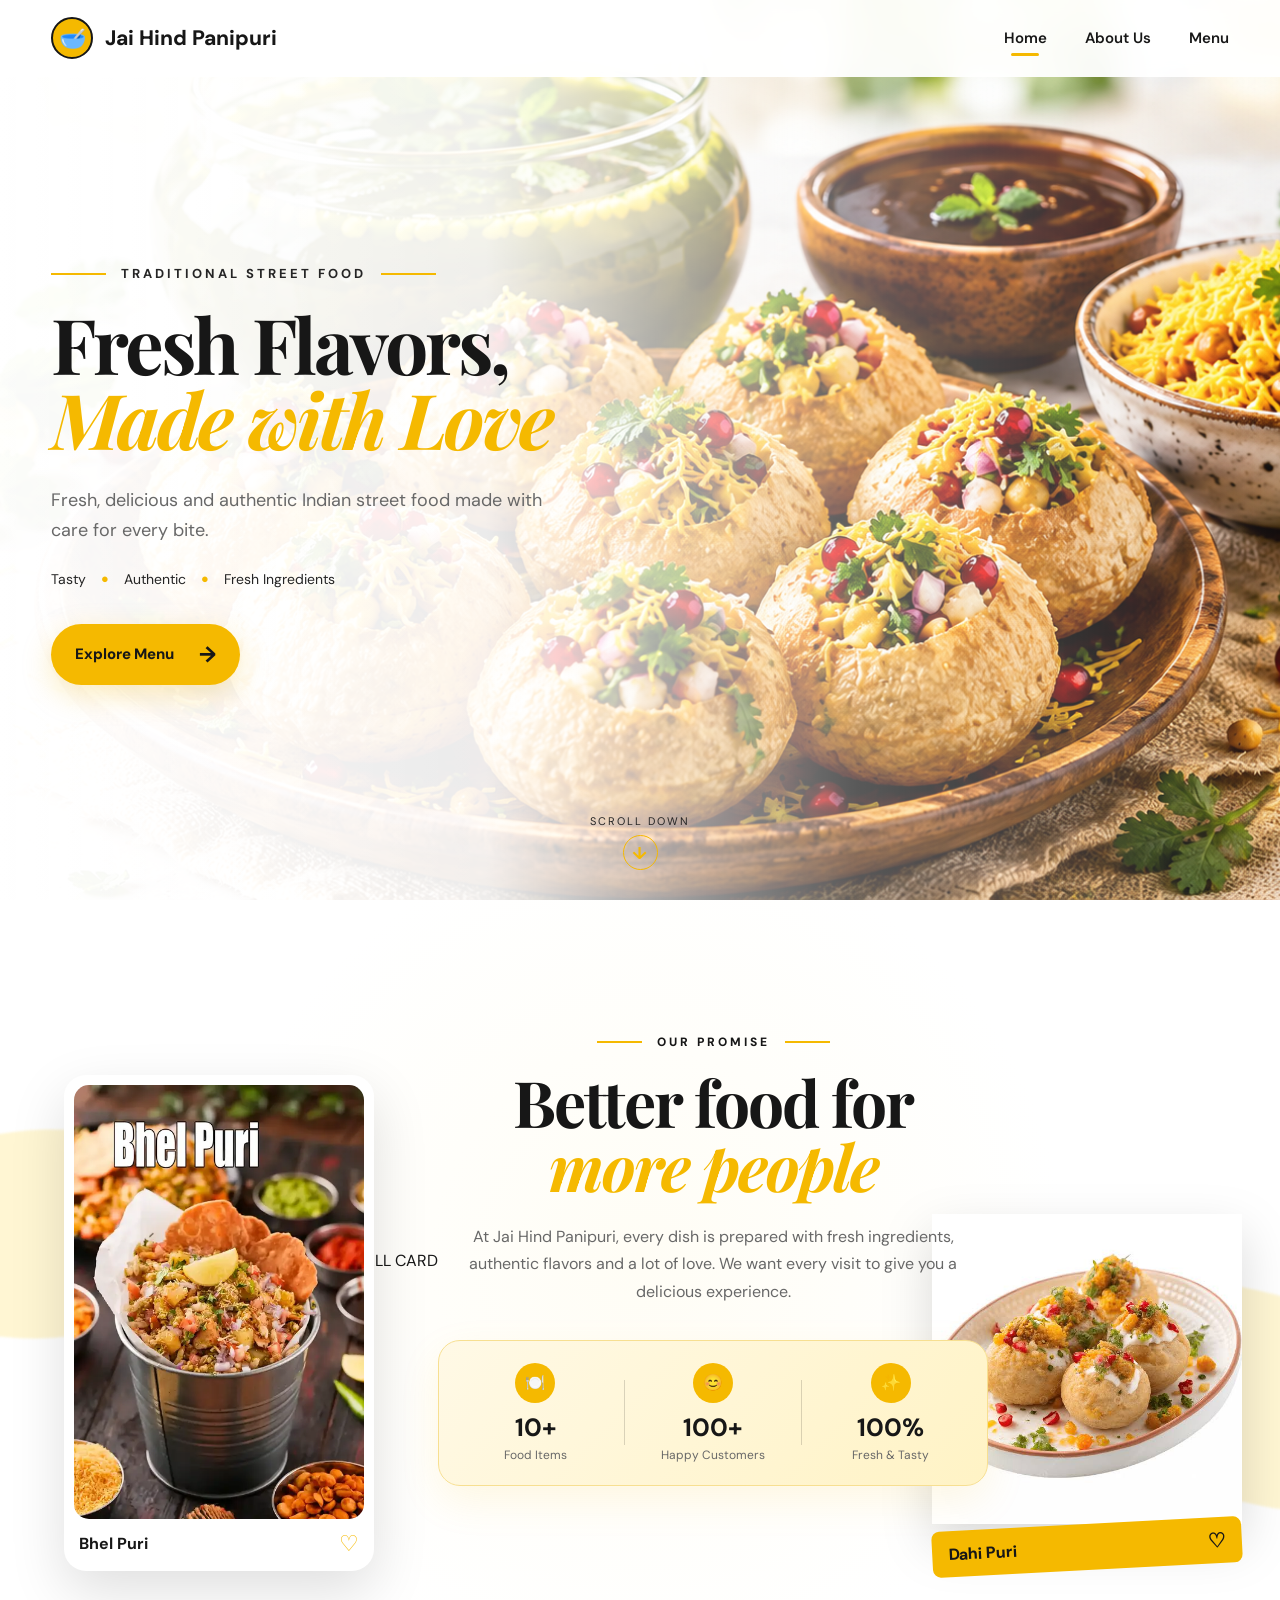
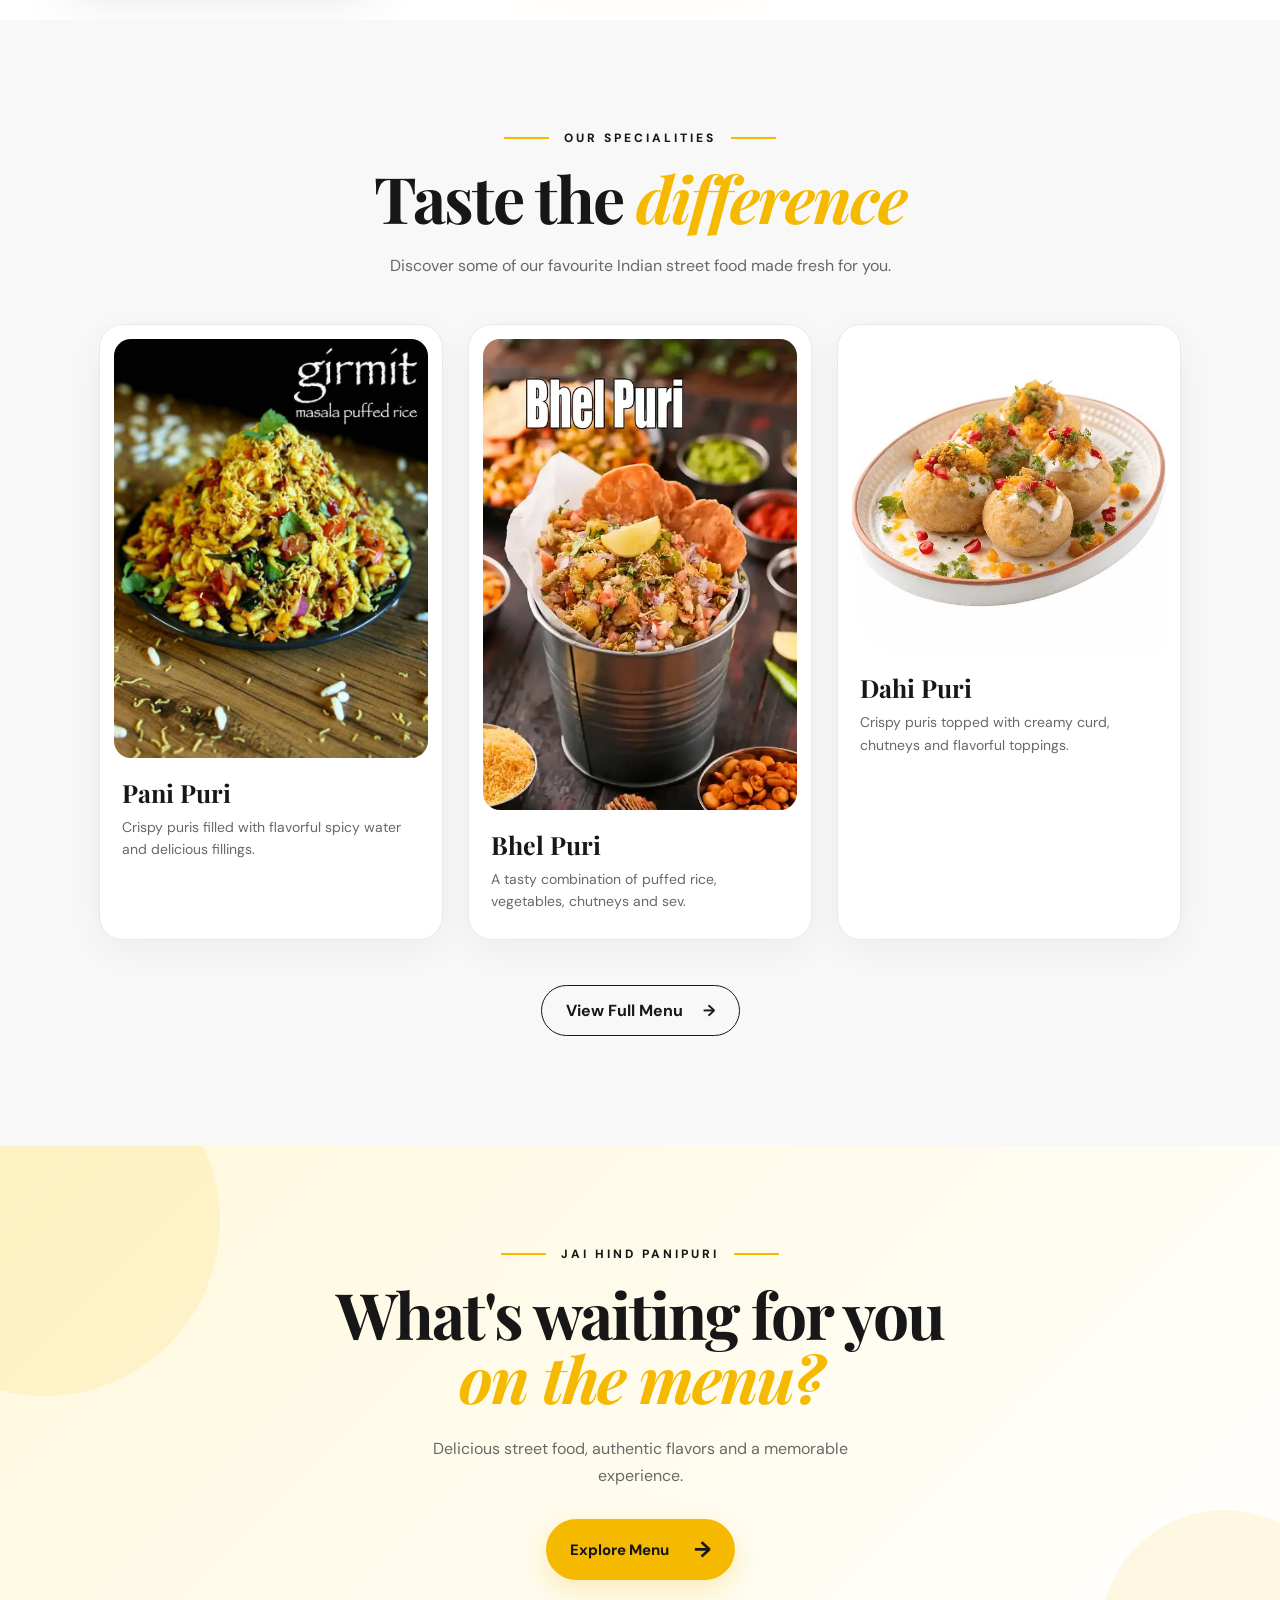
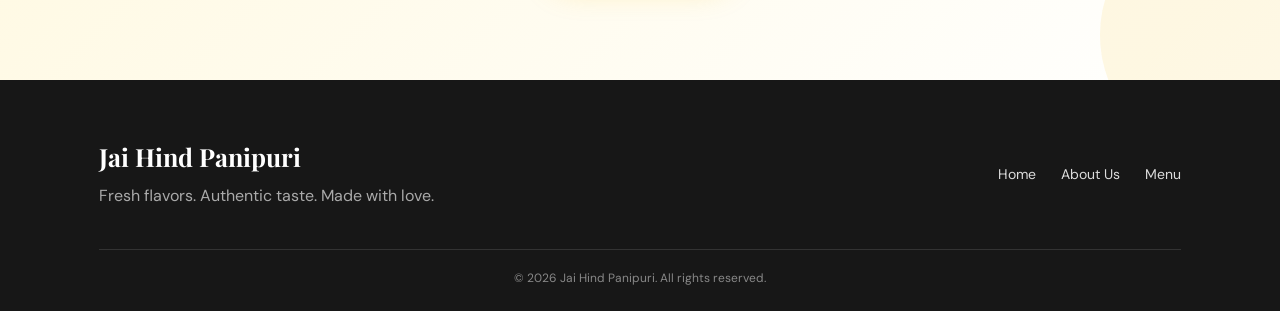
<file: index.html>
<!DOCTYPE html>
<html lang="en">

<head>

    <!-- =========================
         BASIC SEO
    ========================== -->

    <meta charset="UTF-8">

    <meta name="viewport"
        content="width=device-width, initial-scale=1.0">

    <title>Jai Hind Panipuri | Best Panipuri & Chaat in Hospet</title>

    <meta name="description"
        content="Jai Hind Panipuri serves fresh, delicious and authentic Panipuri, Bhel Puri, Dahi Puri and popular Indian street food in Hospet.">

    <meta name="keywords"
        content="Jai Hind Panipuri, Panipuri in Hospet, Pani Puri Hospet, Bhel Puri Hospet, Dahi Puri Hospet, Indian street food Hospet, chaat in Hospet">

    <meta name="author"
        content="Jai Hind Panipuri">

    <meta name="robots"
        content="index, follow">

    <!-- Google Search Console Verification -->
    <!-- PUT YOUR GOOGLE VERIFICATION TAG HERE -->
    

    <link rel="canonical"
        href="https://israrahmednargund-codder.github.io/jai-hind-panipuri/">

    <!-- =========================
         OPEN GRAPH
    ========================== -->

    <meta property="og:title"
        content="Jai Hind Panipuri | Fresh & Delicious Street Food">

    <meta property="og:description"
        content="Enjoy fresh Panipuri, Bhel Puri, Dahi Puri and delicious Indian street food at Jai Hind Panipuri in Hospet.">

    <meta property="og:type"
        content="website">

    <meta property="og:image"
        content="panipuri.png">

    <!-- =========================
         FAVICON
    ========================== -->

    <link rel="icon"
        type="image/png"
        href="favicon.png">

    <!-- =========================
         GOOGLE FONT
    ========================== -->

    <link rel="preconnect"
        href="https://fonts.googleapis.com">

    <link rel="preconnect"
        href="https://fonts.gstatic.com"
        crossorigin>

    <link href="https://fonts.googleapis.com/css2?family=DM+Sans:wght@400;500;600;700&family=Playfair+Display:ital,wght@0,600;0,700;1,600;1,700&display=swap"
        rel="stylesheet">

    <!-- =========================
         CSS
    ========================== -->

    <link rel="stylesheet"
        href="style.css">

</head>

<body>


<!-- =====================================================
     NAVIGATION
===================================================== -->

<header class="navbar"
        id="navbar">

    <div class="nav-container">


        <!-- LOGO -->

        <a href="#home"
           class="logo"
           aria-label="Jai Hind Panipuri Home">

            <span class="logo-icon">
                🥣
            </span>

            <span>
                Jai Hind Panipuri
            </span>

        </a>


        <!-- NAVIGATION -->

        <nav class="nav-links"
             aria-label="Main Navigation">

            <a href="#home"
               class="active">

                Home

            </a>

            <a href="#about">

                About Us

            </a>

            <a href="menu.html">

                Menu

            </a>

        </nav>


        <!-- MOBILE BUTTON -->

        <button class="menu-toggle"
                id="menuToggle"
                aria-label="Open navigation menu">

            ☰

        </button>

    </div>

</header>



<!-- =====================================================
     MAIN
===================================================== -->

<main>


<!-- =====================================================
     HERO SECTION
===================================================== -->

<section class="hero"
         id="home">

    <!-- Background food image -->

    <div class="hero-image">

        <img src="panipuri2.png"
             alt="Fresh Panipuri served with spicy water and chutney">

    </div>


    <!-- Light overlay -->

    <div class="hero-overlay"></div>


    <div class="hero-container">


        <div class="hero-content">


            <!-- SMALL LABEL -->

            <div class="hero-label">

                <span></span>

                TRADITIONAL STREET FOOD

                <span></span>

            </div>


            <!-- MAIN HEADING -->

            <h1>

                Fresh Flavors,

                <br>

                <span>
                    Made with Love
                </span>

            </h1>


            <!-- DESCRIPTION -->

            <p class="hero-description">

                Fresh, delicious and authentic Indian
                street food made with care for every bite.

            </p>


            <!-- SMALL FEATURES -->

            <div class="hero-features">

                <span>
                    Tasty
                </span>

                <b>•</b>

                <span>
                    Authentic
                </span>

                <b>•</b>

                <span>
                    Fresh Ingredients
                </span>

            </div>


            <!-- CTA -->

            <a href="menu.html"
               class="primary-button">

                Explore Menu

                <span>
                    →
                </span>

            </a>


        </div>


        <!-- SCROLL -->

        <a href="#about"
           class="scroll-down"
           aria-label="Scroll to About Us">

            <span>
                Scroll down
            </span>

            <strong>
                ↓
            </strong>

        </a>


    </div>

</section>



<!-- =====================================================
     ABOUT / PROMISE SECTION
===================================================== -->

<section class="promise-section"
         id="about">


    <!-- Decorative background -->

    <div class="paint paint-left"></div>

    <div class="paint paint-right"></div>


    <!-- LEFT FOOD CARD -->

    <div class="food-card food-card-left">

        <div class="food-image">

            <img src="bhel.png"
                 alt="Fresh Bhel Puri from Jai Hind Panipuri"
                 loading="lazy">

        </div>

        <div class="food-card-footer">

            <strong>
                Bhel Puri
            </strong>

            <span>
                ♡
            </span>

        </div>

    </div>


    RIGHT SMALL CARD
<!-- 
    <div class="food-card food-card-small">

        <div class="food-image">

            <img src="p.png"
                 alt="Fresh Pani Puri from Jai Hind Panipuri"
                 loading="lazy">

        </div>

        <div class="food-card-footer">

            <strong>
                Pani Puri
            </strong>

            <span>
                ♡
            </span>

        </div>

    </div> -->


    <!-- RIGHT LARGE IMAGE -->

    <div class="food-floating">

        <img src="dhai.png"
             alt="Delicious Dahi Puri with chutney and sev"
             loading="lazy">

        <div class="floating-label">

            Dahi Puri

            <span>
                ♡
            </span>

        </div>

    </div>


    <!-- CENTER -->

    <div class="promise-content">


        <!-- LABEL -->

        <div class="section-label">

            <span></span>

            OUR PROMISE

            <span></span>

        </div>


        <!-- HEADING -->

        <h2>

            Better food for

            <br>

            <span>
                more people
            </span>

        </h2>


        <p>

            At Jai Hind Panipuri, every dish is prepared
            with fresh ingredients, authentic flavors and
            a lot of love. We want every visit to give you
            a delicious experience.

        </p>


        <!-- STATS -->

        <div class="stats-card">


            <div class="stat">

                <div class="stat-icon">
                    🍽️
                </div>

                <strong>
                    10+
                </strong>

                <span>
                    Food Items
                </span>

            </div>


            <div class="stat-divider"></div>


            <div class="stat">

                <div class="stat-icon">
                    😊
                </div>

                <strong>
                    100+
                </strong>

                <span>
                    Happy Customers
                </span>

            </div>


            <div class="stat-divider"></div>


            <div class="stat">

                <div class="stat-icon">
                    ✨
                </div>

                <strong>
                    100%
                </strong>

                <span>
                    Fresh & Tasty
                </span>

            </div>


        </div>

    </div>

</section>



<!-- =====================================================
     MENU PREVIEW
===================================================== -->

<section class="menu-preview"
         id="menu">


    <div class="menu-preview-container">


        <div class="section-label">

            <span></span>

            OUR SPECIALITIES

            <span></span>

        </div>


        <h2>

            Taste the

            <span>
                difference
            </span>

        </h2>


        <p>

            Discover some of our favourite Indian
            street food made fresh for you.

        </p>


        <div class="menu-grid">


            <!-- ITEM -->

            <article class="menu-item">

                <div class="menu-item-image">

                    <img src="girmit.png"
                         alt="Pani Puri"
                         loading="lazy">

                </div>

                <h3>
                    Pani Puri
                </h3>

                <p>
                    Crispy puris filled with flavorful
                    spicy water and delicious fillings.
                </p>

            </article>


            <!-- ITEM -->

            <article class="menu-item">

                <div class="menu-item-image">

                    <img src="bhel.png"
                         alt="Bhel Puri"
                         loading="lazy">

                </div>

                <h3>
                    Bhel Puri
                </h3>

                <p>
                    A tasty combination of puffed rice,
                    vegetables, chutneys and sev.
                </p>

            </article>


            <!-- ITEM -->

            <article class="menu-item">

                <div class="menu-item-image">

                    <img src="dhai.png"
                         alt="Dahi Puri"
                         loading="lazy">

                </div>

                <h3>
                    Dahi Puri
                </h3>

                <p>
                    Crispy puris topped with creamy curd,
                    chutneys and flavorful toppings.
                </p>

            </article>


        </div>


        <a href="menu.html"
           class="secondary-button">

            View Full Menu

            <span>
                →
            </span>

        </a>

    </div>

</section>



<!-- =====================================================
     APP / FINAL CTA
===================================================== -->

<section class="app-section">


    <div class="app-content">


        <div class="section-label">

            <span></span>

            JAI HIND PANIPURI

            <span></span>

        </div>


        <h2>

            What's waiting for you

            <br>

            <span>
                on the menu?
            </span>

        </h2>


        <p>

            Delicious street food, authentic flavors
            and a memorable experience.

        </p>


        <a href="menu.html"
           class="primary-button">

            Explore Menu

            <span>
                →
            </span>

        </a>


    </div>

</section>



</main>



<!-- =====================================================
     FOOTER
===================================================== -->

<footer class="footer">

    <div class="footer-container">


        <div>

            <h3>
                Jai Hind Panipuri
            </h3>

            <p>
                Fresh flavors. Authentic taste.
                Made with love.
            </p>

        </div>


        <div class="footer-links">

            <a href="#home">
                Home
            </a>

            <a href="#about">
                About Us
            </a>

            <a href="menu.html">
                Menu
            </a>

        </div>


    </div>


    <div class="footer-bottom">

        © <span id="year"></span>
        Jai Hind Panipuri. All rights reserved.

    </div>

</footer>



<!-- JAVASCRIPT -->

<script src="script.js"></script>

</body>

</html>
</file>
<file: style.css>
/* =====================================================
   JAI HIND PANIPURI
   MODERN WHITE + YELLOW THEME
===================================================== */


/* =====================================================
   VARIABLES
===================================================== */

:root {

    --white: #ffffff;

    --black: #171717;

    --dark: #252525;

    --yellow: #f5b900;

    --yellow-light: #fff4c9;

    --yellow-soft: #fff9e8;

    --gray: #686868;

    --light-gray: #f8f8f8;

    --border: #e9e9e9;

    --shadow:
        0 20px 60px rgba(0, 0, 0, 0.10);

    --radius: 24px;

}


/* =====================================================
   RESET
===================================================== */

* {

    margin: 0;

    padding: 0;

    box-sizing: border-box;

}


html {

    scroll-behavior: smooth;

}


body {

    font-family:
        "DM Sans",
        Arial,
        sans-serif;

    background: var(--white);

    color: var(--black);

    overflow-x: hidden;

}


img {

    max-width: 100%;

    display: block;

}


a {

    color: inherit;

    text-decoration: none;

}


button {

    font-family: inherit;

}


/* =====================================================
   NAVBAR
===================================================== */

.navbar {

    position: fixed;

    top: 0;

    left: 0;

    width: 100%;

    z-index: 1000;

    background:
        rgba(255,255,255,0.95);

    backdrop-filter:
        blur(15px);

    border-bottom:
        1px solid transparent;

    transition:
        0.3s ease;

}


.navbar.scrolled {

    border-bottom:
        1px solid var(--border);

    box-shadow:
        0 8px 30px rgba(0,0,0,0.05);

}


.nav-container {

    width: min(1180px, 92%);

    margin: auto;

    min-height: 76px;

    display: flex;

    align-items: center;

    justify-content: space-between;

}


/* =====================================================
   LOGO
===================================================== */

.logo {

    display: flex;

    align-items: center;

    gap: 12px;

    font-weight: 800;

    font-size: 21px;

}


.logo-icon {

    width: 42px;

    height: 42px;

    border-radius: 50%;

    display: grid;

    place-items: center;

    background: var(--yellow);

    border: 2px solid var(--black);

    font-size: 22px;

}


/* =====================================================
   NAV LINKS
===================================================== */

.nav-links {

    display: flex;

    align-items: center;

    gap: 38px;

}


.nav-links a {

    position: relative;

    font-size: 15px;

    font-weight: 600;

    padding: 8px 0;

}


.nav-links a::after {

    content: "";

    position: absolute;

    bottom: 0;

    left: 50%;

    width: 0;

    height: 3px;

    background: var(--yellow);

    border-radius: 10px;

    transform:
        translateX(-50%);

    transition:
        width 0.3s ease;

}


.nav-links a:hover::after,

.nav-links a.active::after {

    width: 28px;

}


/* =====================================================
   MOBILE MENU BUTTON
===================================================== */

.menu-toggle {

    display: none;

    border: 0;

    background: none;

    font-size: 27px;

    cursor: pointer;

}


/* =====================================================
   HERO
===================================================== */

.hero {

    min-height: 720px;

    height: 100vh;

    max-height: 900px;

    position: relative;

    overflow: hidden;

    display: flex;

    align-items: center;

}


.hero-image {

    position: absolute;

    inset: 0;

    z-index: 0;

}


.hero-image img {

    width: 100%;

    height: 100%;

    object-fit: cover;

    object-position: center;

}


.hero-overlay {

    position: absolute;

    inset: 0;

    z-index: 1;

    background:
        linear-gradient(
            90deg,
            rgba(255,255,255,0.98) 0%,
            rgba(255,255,255,0.92) 38%,
            rgba(255,255,255,0.35) 67%,
            rgba(255,255,255,0.05) 100%
        );

}


.hero-container {

    position: relative;

    z-index: 2;

    width: min(1180px, 92%);

    margin: auto;

    height: 100%;

    display: flex;

    align-items: center;

}


.hero-content {

    width: 55%;

    padding-top: 50px;

}


/* =====================================================
   HERO LABEL
===================================================== */

.hero-label {

    display: flex;

    align-items: center;

    gap: 15px;

    color: var(--dark);

    font-size: 13px;

    font-weight: 700;

    letter-spacing: 3px;

    margin-bottom: 24px;

}


.hero-label span {

    width: 55px;

    height: 2px;

    background: var(--yellow);

}


/* =====================================================
   HERO HEADING
===================================================== */

.hero h1 {

    font-family:
        "Playfair Display",
        Georgia,
        serif;

    font-size:
        clamp(52px, 6vw, 82px);

    line-height: 0.98;

    letter-spacing: -3px;

    margin-bottom: 28px;

}


.hero h1 span {

    color: var(--yellow);

    font-style: italic;

}


/* =====================================================
   HERO DESCRIPTION
===================================================== */

.hero-description {

    max-width: 510px;

    color: var(--gray);

    font-size: 18px;

    line-height: 1.7;

    margin-bottom: 20px;

}


.hero-features {

    display: flex;

    align-items: center;

    gap: 15px;

    color: var(--dark);

    font-size: 14px;

    margin-bottom: 32px;

}


.hero-features b {

    color: var(--yellow);

    font-size: 20px;

}


/* =====================================================
   BUTTON
===================================================== */

.primary-button {

    display: inline-flex;

    align-items: center;

    gap: 25px;

    padding: 16px 24px;

    border-radius: 50px;

    background: var(--yellow);

    color: var(--black);

    font-size: 15px;

    font-weight: 800;

    transition:
        0.3s ease;

    box-shadow:
        0 10px 30px rgba(245,185,0,0.25);

}


.primary-button span {

    font-size: 22px;

    transition:
        transform 0.3s ease;

}


.primary-button:hover {

    transform:
        translateY(-3px);

    box-shadow:
        0 15px 35px rgba(245,185,0,0.35);

}


.primary-button:hover span {

    transform:
        translateX(5px);

}


/* =====================================================
   SCROLL
===================================================== */

.scroll-down {

    position: absolute;

    bottom: 30px;

    left: 50%;

    transform:
        translateX(-50%);

    display: flex;

    flex-direction: column;

    align-items: center;

    gap: 7px;

    color: var(--dark);

    font-size: 11px;

    letter-spacing: 2px;

    text-transform: uppercase;

}


.scroll-down strong {

    width: 35px;

    height: 35px;

    border: 1px solid var(--yellow);

    border-radius: 50%;

    display: grid;

    place-items: center;

    color: var(--yellow);

    font-size: 17px;

}


/* =====================================================
   PROMISE SECTION
===================================================== */

.promise-section {

    position: relative;

    min-height: 720px;

    padding:
        110px 5%;

    display: flex;

    align-items: center;

    justify-content: center;

    overflow: hidden;

    background:
        radial-gradient(
            circle at 50% 50%,
            #fffdf5 0%,
            #ffffff 58%
        );

}


/* =====================================================
   PAINT DECORATION
===================================================== */

.paint {

    position: absolute;

    width: 330px;

    height: 210px;

    background:
        var(--yellow-light);

    opacity: 0.8;

    filter:
        blur(1px);

    transform:
        rotate(-8deg);

    border-radius:
        45% 55% 40% 60%;

}


.paint-left {

    left: -130px;

    top: 230px;

}


.paint-right {

    right: -130px;

    bottom: 120px;

    transform:
        rotate(12deg);

}


/* =====================================================
   CENTER CONTENT
===================================================== */

.promise-content {

    width: 550px;

    text-align: center;

    position: relative;

    z-index: 5;

}


.section-label {

    display: flex;

    justify-content: center;

    align-items: center;

    gap: 15px;

    font-size: 12px;

    font-weight: 800;

    letter-spacing: 3px;

    margin-bottom: 20px;

}


.section-label span {

    display: block;

    width: 45px;

    height: 2px;

    background:
        var(--yellow);

}


.promise-content h2,

.menu-preview h2,

.app-section h2 {

    font-family:
        "Playfair Display",
        Georgia,
        serif;

    font-size:
        clamp(42px, 5vw, 65px);

    line-height: 1;

    letter-spacing: -2px;

}


.promise-content h2 span,

.menu-preview h2 span,

.app-section h2 span {

    color: var(--yellow);

    font-style: italic;

}


.promise-content > p {

    color: var(--gray);

    line-height: 1.7;

    font-size: 16px;

    max-width: 530px;

    margin:
        25px auto 35px;

}


/* =====================================================
   STATS
===================================================== */

.stats-card {

    width: 100%;

    background:
        linear-gradient(
            135deg,
            #fff9e6,
            #fff3c5
        );

    border:
        1px solid #f7df91;

    border-radius:
        22px;

    padding:
        22px;

    display: flex;

    align-items: center;

    justify-content: space-around;

    box-shadow:
        0 15px 40px rgba(245,185,0,0.10);

}


.stat {

    display: flex;

    flex-direction: column;

    align-items: center;

    min-width: 120px;

}


.stat-icon {

    width: 40px;

    height: 40px;

    display: grid;

    place-items: center;

    background: var(--yellow);

    border-radius: 50%;

    margin-bottom: 8px;

}


.stat strong {

    font-size: 25px;

}


.stat span {

    color: var(--gray);

    font-size: 12px;

    margin-top: 3px;

}


.stat-divider {

    width: 1px;

    height: 65px;

    background:
        rgba(0,0,0,0.15);

}


/* =====================================================
   FOOD CARDS
===================================================== */

.food-card {

    position: absolute;

    background: white;

    border-radius: 22px;

    padding: 10px;

    box-shadow:
        0 20px 55px rgba(0,0,0,0.13);

    z-index: 4;

}


.food-card-left {

    width: 310px;

    left: 5%;

    top: 175px;

    transform:
        rotate(-7deg);

}


.food-card-small {

    width: 205px;

    right: 12%;

    top: 125px;

    transform:
        rotate(-7deg);

}


.food-image {

    width: 100%;

    overflow: hidden;

    border-radius: 15px;

    background: #fafafa;

}


.food-image img {

    width: 100%;

    height: auto;

    object-fit: contain;

}


.food-card-footer {

    min-height: 42px;

    padding:
        8px 5px 2px;

    display: flex;

    align-items: center;

    justify-content: space-between;

}


.food-card-footer span {

    color: var(--yellow);

    font-size: 22px;

}


/* =====================================================
   FLOATING FOOD
===================================================== */

.food-floating {

    position: absolute;

    right: 3%;

    bottom: 50px;

    width: 310px;

    z-index: 3;

    transform:
        rotate(3deg);

}


.food-floating img {

    width: 100%;

    height: auto;

    object-fit: contain;

    filter:
        drop-shadow(
            0 20px 25px rgba(0,0,0,0.15)
        );

}


.floating-label {

    background: var(--yellow);

    display: flex;

    align-items: center;

    justify-content: space-between;

    padding: 10px 16px;

    border-radius: 8px;

    font-weight: 800;

    transform:
        rotate(-3deg);

}


.floating-label span {

    font-size: 20px;

}


/* =====================================================
   MENU PREVIEW
===================================================== */

.menu-preview {

    padding:
        110px 5%;

    background:
        var(--light-gray);

    text-align: center;

}


.menu-preview-container {

    width: min(1100px, 94%);

    margin: auto;

}


.menu-preview > .menu-preview-container > p {

    color: var(--gray);

    max-width: 550px;

    margin:
        22px auto 45px;

    line-height: 1.7;

}


/* =====================================================
   MENU GRID
===================================================== */

.menu-grid {

    display: grid;

    grid-template-columns:
        repeat(3, 1fr);

    gap: 25px;

    margin-bottom: 45px;

}


.menu-item {

    background:
        white;

    border:
        1px solid var(--border);

    border-radius:
        24px;

    padding: 14px;

    text-align: left;

    box-shadow:
        0 10px 35px rgba(0,0,0,0.05);

    transition:
        0.3s ease;

}


.menu-item:hover {

    transform:
        translateY(-8px);

    box-shadow:
        var(--shadow);

}


.menu-item-image {

    border-radius: 17px;

    overflow: hidden;

    background: #fafafa;

}


.menu-item-image img {

    width: 100%;

    height: auto;

    object-fit: contain;

}


.menu-item h3 {

    font-family:
        "Playfair Display",
        Georgia,
        serif;

    font-size: 25px;

    margin:
        18px 8px 7px;

}


.menu-item p {

    color: var(--gray);

    font-size: 14px;

    line-height: 1.6;

    margin:
        0 8px 12px;

}


/* =====================================================
   SECONDARY BUTTON
===================================================== */

.secondary-button {

    display: inline-flex;

    align-items: center;

    gap: 20px;

    border: 1px solid var(--black);

    border-radius: 50px;

    padding:
        14px 24px;

    font-weight: 700;

    transition:
        0.3s ease;

}


.secondary-button:hover {

    background:
        var(--black);

    color:
        white;

}


/* =====================================================
   APP SECTION
===================================================== */

.app-section {

    min-height: 520px;

    padding:
        100px 5%;

    display: flex;

    align-items: center;

    justify-content: center;

    text-align: center;

    background:
        linear-gradient(
            135deg,
            #fff8dc,
            #ffffff
        );

    position: relative;

    overflow: hidden;

}


.app-section::before {

    content: "";

    position: absolute;

    width: 350px;

    height: 350px;

    border-radius: 50%;

    background:
        rgba(245,185,0,0.12);

    left: -130px;

    top: -100px;

}


.app-section::after {

    content: "";

    position: absolute;

    width: 250px;

    height: 250px;

    border-radius: 50%;

    background:
        rgba(245,185,0,0.10);

    right: -70px;

    bottom: -80px;

}


.app-content {

    position: relative;

    z-index: 2;

}


.app-content p {

    color: var(--gray);

    max-width: 500px;

    margin:
        25px auto 30px;

    line-height: 1.7;

}


/* =====================================================
   FOOTER
===================================================== */

.footer {

    background:
        #171717;

    color:
        white;

    padding:
        60px 5% 25px;

}


.footer-container {

    width: min(1100px, 94%);

    margin: auto;

    display: flex;

    justify-content: space-between;

    gap: 40px;

}


.footer h3 {

    font-family:
        "Playfair Display",
        Georgia,
        serif;

    font-size: 25px;

    margin-bottom: 10px;

}


.footer p {

    color:
        #aaaaaa;

    max-width: 350px;

    line-height: 1.6;

}


.footer-links {

    display: flex;

    gap: 25px;

    align-items: center;

}


.footer-links a {

    color:
        #dddddd;

    font-size: 14px;

}


.footer-links a:hover {

    color:
        var(--yellow);

}


.footer-bottom {

    width: min(1100px, 94%);

    margin:
        40px auto 0;

    padding-top: 20px;

    border-top:
        1px solid #333;

    color:
        #888;

    font-size: 12px;

    text-align: center;

}


/* =====================================================
   ANIMATION
===================================================== */

.hero-content,
.promise-content,
.menu-item {

    animation:
        fadeUp 0.8s ease both;

}


@keyframes fadeUp {

    from {

        opacity: 0;

        transform:
            translateY(30px);

    }

    to {

        opacity: 1;

        transform:
            translateY(0);

    }

}


/* =====================================================
   TABLET
===================================================== */

@media (max-width: 1000px) {


    .food-card-left {

        left: 2%;

        width: 240px;

    }


    .food-card-small {

        right: 3%;

        width: 170px;

    }


    .food-floating {

        right: 1%;

        width: 230px;

    }


    .promise-content {

        width: 500px;

    }


    .hero-content {

        width: 65%;

    }


}


/* =====================================================
   MOBILE
===================================================== */

@media (max-width: 700px) {


    /* NAV */

    .nav-container {

        min-height: 68px;

    }


    .logo {

        font-size: 17px;

    }


    .logo-icon {

        width: 37px;

        height: 37px;

        font-size: 19px;

    }


    .nav-links {

        position: absolute;

        top: 68px;

        left: 4%;

        width: 92%;

        padding: 20px;

        background: white;

        border-radius: 18px;

        box-shadow:
            0 15px 40px rgba(0,0,0,0.12);

        display: none;

        flex-direction: column;

        align-items: flex-start;

        gap: 15px;

    }


    .nav-links.show {

        display: flex;

    }


    .menu-toggle {

        display: block;

    }


    /* HERO */

    .hero {

        min-height: 700px;

        height: auto;

        padding-top: 68px;

        align-items: flex-end;

    }


    .hero-image img {

        object-position:
            65% center;

    }


    .hero-overlay {

        background:
            linear-gradient(
                180deg,
                rgba(255,255,255,0.25),
                rgba(255,255,255,0.88) 50%,
                rgba(255,255,255,1) 100%
            );

    }


    .hero-container {

        width: 90%;

        min-height: 630px;

        align-items: flex-end;

        padding-bottom: 80px;

    }


    .hero-content {

        width: 100%;

        padding-top: 250px;

        text-align: center;

    }


    .hero-label {

        justify-content: center;

        font-size: 9px;

        letter-spacing: 2px;

        gap: 8px;

    }


    .hero-label span {

        width: 25px;

    }


    .hero h1 {

        font-size: 49px;

        letter-spacing: -2px;

    }


    .hero-description {

        font-size: 15px;

        margin-left: auto;

        margin-right: auto;

    }


    .hero-features {

        justify-content: center;

        gap: 8px;

        font-size: 12px;

    }


    .primary-button {

        padding:
            14px 20px;

    }


    .scroll-down {

        display: none;

    }


    /* PROMISE */

    .promise-section {

        min-height: auto;

        padding:
            80px 20px;

        display: flex;

        flex-direction: column;

    }


    .paint {

        display: none;

    }


    .promise-content {

        width: 100%;

        order: 1;

    }


    .promise-content h2 {

        font-size: 43px;

    }


    .promise-content > p {

        font-size: 14px;

    }


    /* FOOD CARDS */

    .food-card,
    .food-card-left,
    .food-card-small,
    .food-floating {

        position: relative !important;

        top: auto !important;

        right: auto !important;

        left: auto !important;

        bottom: auto !important;

        transform: none !important;

        width: 100% !important;

        max-width: 360px;

        margin:
            35px auto 0;

        order: 2;

    }


    .food-card-left {

        margin-top: 45px;

    }


    .food-floating {

        order: 3;

    }


    .food-card-small {

        order: 4;

    }


    .food-image img,
    .food-floating img {

        width: 100%;

        height: auto;

        object-fit: contain;

    }


    /* STATS */

    .stats-card {

        flex-direction: column;

        gap: 20px;

        padding: 25px;

    }


    .stat-divider {

        width: 70%;

        height: 1px;

    }


    /* MENU */

    .menu-preview {

        padding:
            80px 20px;

    }


    .menu-preview h2 {

        font-size: 44px;

    }


    .menu-grid {

        grid-template-columns:
            1fr;

    }


    .menu-item {

        max-width: 400px;

        margin: auto;

    }


    /* APP */

    .app-section {

        min-height: 450px;

        padding:
            80px 20px;

    }


    .app-section h2 {

        font-size: 43px;

    }


    /* FOOTER */

    .footer {

        padding:
            45px 20px 20px;

    }


    .footer-container {

        flex-direction: column;

    }


    .footer-links {

        flex-direction: column;

        align-items: flex-start;

        gap: 15px;

    }

}


/* =====================================================
   SMALL PHONES
===================================================== */

@media (max-width: 380px) {


    .logo {

        font-size: 15px;

    }


    .hero h1 {

        font-size: 41px;

    }


    .hero-content {

        padding-top: 220px;

    }


    .promise-content h2,
    .menu-preview h2,
    .app-section h2 {

        font-size: 38px;

    }

}
</file>
